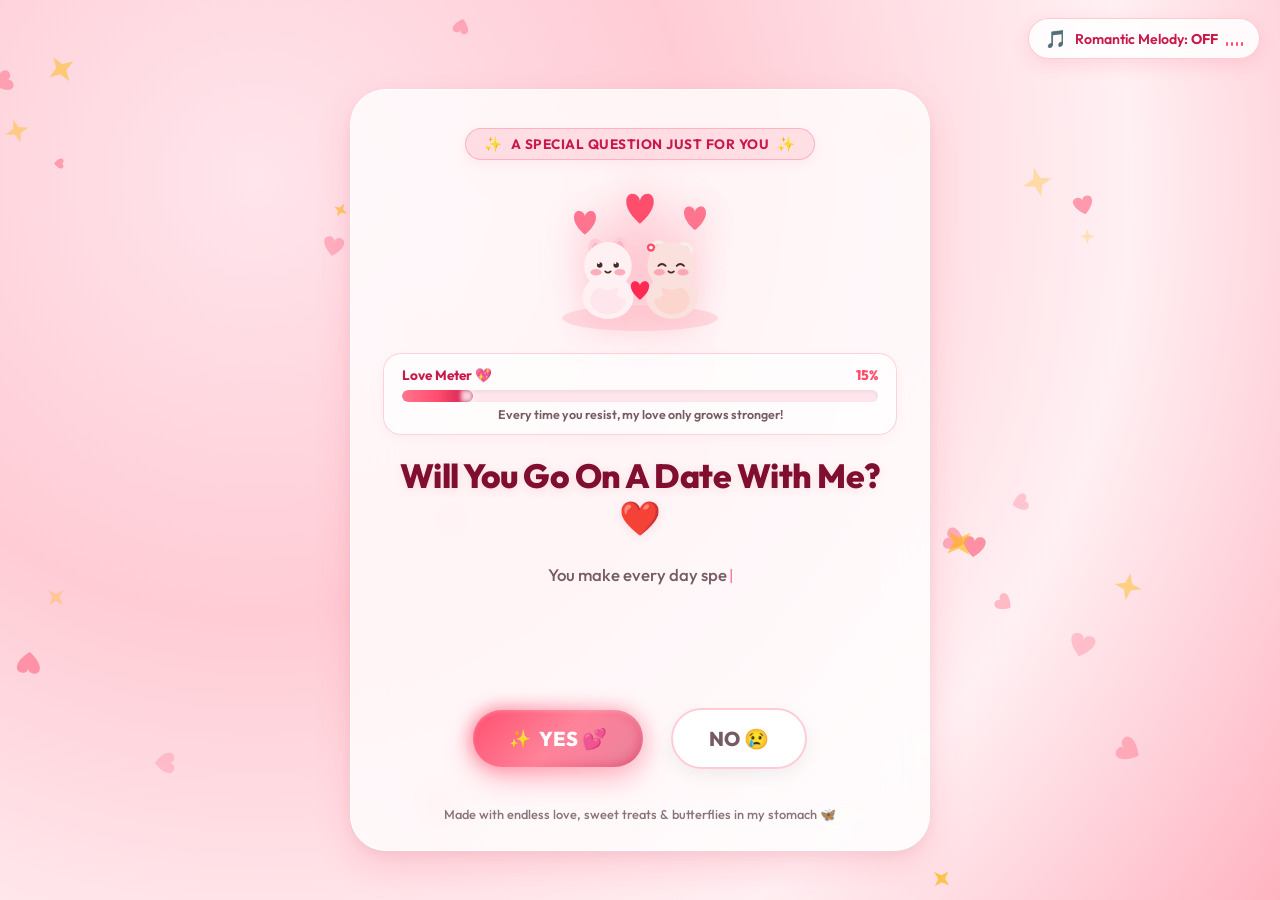
<file: index.html>
<!DOCTYPE html>
<html lang="en">
<head>
  <meta charset="UTF-8" />
  <meta name="viewport" content="width=device-width, initial-scale=1.0" />
  <title>A Special Question for You ❤️</title>
  <!-- Google Fonts for cute, modern romantic typography -->
  <link rel="preconnect" href="https://fonts.googleapis.com">
  <link rel="preconnect" href="https://fonts.gstatic.com" crossorigin>
  <link href="https://fonts.googleapis.com/css2?family=Outfit:wght@300;400;600;700;800&family=Sacramento&family=Nunito:wght@400;600;700;800;900&display=swap" rel="stylesheet">
  <link rel="stylesheet" href="style.css" />
</head>
<body>
  <!-- Background Canvas for Floating Hearts & Sparkles -->
  <canvas id="bg-canvas"></canvas>

  <!-- Sound Toggle Control -->
  <div class="audio-control-container">
    <button id="music-toggle-btn" class="music-toggle-btn" aria-label="Toggle romantic music">
      <span class="music-icon">🎵</span>
      <span class="music-text">Romantic Melody: <strong id="music-status">OFF</strong></span>
      <span class="music-wave" id="music-wave">
        <i></i><i></i><i></i><i></i>
      </span>
    </button>
  </div>

  <!-- Main Container -->
  <main class="page-wrapper">
    <div class="glass-card" id="invite-card">
      
      <!-- Top Decorative Ribbon / Tag -->
      <div class="love-badge">
        <span class="sparkle-star">✨</span>
        <span>A Special Question Just For You</span>
        <span class="sparkle-star">✨</span>
      </div>

      <!-- Cute Animated Romantic Illustration (Self-contained vector SVG) -->
      <div class="illustration-wrapper">
        <div class="glow-orb"></div>
        <svg class="cute-couple-svg" viewBox="0 0 240 180" xmlns="http://www.w3.org/2000/svg">
          <!-- Floating mini hearts around illustration -->
          <g class="floating-svg-hearts">
            <path class="svg-heart heart-1" d="M120 28 C120 18, 105 15, 105 28 C105 40, 120 52, 120 52 C120 52, 135 40, 135 28 C135 15, 120 18, 120 28 Z" fill="#ff4d6d" />
            <path class="svg-heart heart-2" d="M60 45 C60 37, 48 35, 48 45 C48 55, 60 64, 60 64 C60 64, 72 55, 72 45 C72 35, 60 37, 60 45 Z" fill="#ff758f" />
            <path class="svg-heart heart-3" d="M180 40 C180 32, 168 30, 168 40 C168 50, 180 59, 180 59 C180 59, 192 50, 192 40 C192 30, 180 32, 180 40 Z" fill="#ff758f" />
          </g>

          <!-- Bench / Cloud Platform -->
          <ellipse cx="120" cy="155" rx="85" ry="14" fill="rgba(255, 182, 193, 0.45)" />

          <!-- Left Cute Bear / Bunny Character -->
          <g class="character char-left">
            <!-- Ears -->
            <ellipse cx="73" cy="82" rx="9" ry="14" fill="#ffccd5" transform="rotate(-15 73 82)" />
            <ellipse cx="73" cy="82" rx="5" ry="9" fill="#ffb3c1" transform="rotate(-15 73 82)" />
            <ellipse cx="97" cy="80" rx="9" ry="14" fill="#ffccd5" transform="rotate(10 97 80)" />
            <ellipse cx="97" cy="80" rx="5" ry="9" fill="#ffb3c1" transform="rotate(10 97 80)" />
            <!-- Body -->
            <ellipse cx="85" cy="132" rx="28" ry="24" fill="#fff0f3" />
            <ellipse cx="85" cy="135" rx="19" ry="16" fill="#ffe5ec" />
            <!-- Head -->
            <circle cx="85" cy="98" r="26" fill="#fff0f3" />
            <!-- Blush -->
            <ellipse cx="72" cy="105" rx="6" ry="3.5" fill="#ff8fa3" opacity="0.7" />
            <ellipse cx="98" cy="105" rx="6" ry="3.5" fill="#ff8fa3" opacity="0.7" />
            <!-- Eyes -->
            <circle cx="76" cy="97" r="3" fill="#4a2828" />
            <circle cx="75" cy="95" r="1.2" fill="#fff" />
            <circle cx="94" cy="97" r="3" fill="#4a2828" />
            <circle cx="93" cy="95" r="1.2" fill="#fff" />
            <!-- Cute Smile -->
            <path d="M82 104 Q85 107 88 104" stroke="#4a2828" stroke-width="1.8" stroke-linecap="round" fill="none" />
            <!-- Cute little paws holding hands -->
            <ellipse cx="102" cy="128" rx="7" ry="6" fill="#fff0f3" />
          </g>

          <!-- Right Cute Bear Character -->
          <g class="character char-right">
            <!-- Ears -->
            <circle cx="140" cy="80" r="10" fill="#f8edeb" />
            <circle cx="140" cy="80" r="6" fill="#fcd5ce" />
            <circle cx="168" cy="82" r="10" fill="#f8edeb" />
            <circle cx="168" cy="82" r="6" fill="#fcd5ce" />
            <!-- Body -->
            <ellipse cx="155" cy="132" rx="28" ry="24" fill="#fae1dd" />
            <ellipse cx="155" cy="135" rx="19" ry="16" fill="#fcd5ce" />
            <!-- Head -->
            <circle cx="154" cy="98" r="26" fill="#fae1dd" />
            <!-- Cheeks -->
            <ellipse cx="141" cy="105" rx="6" ry="3.5" fill="#ff8fa3" opacity="0.7" />
            <ellipse cx="167" cy="105" rx="6" ry="3.5" fill="#ff8fa3" opacity="0.7" />
            <!-- Happy closed curved eyes (smiling) -->
            <path d="M140 98 Q144 94 148 98" stroke="#4a2828" stroke-width="2" stroke-linecap="round" fill="none" />
            <path d="M160 98 Q164 94 168 98" stroke="#4a2828" stroke-width="2" stroke-linecap="round" fill="none" />
            <!-- Cute Smile -->
            <path d="M151 104 Q154 107 157 104" stroke="#4a2828" stroke-width="1.8" stroke-linecap="round" fill="none" />
            <!-- Little flower or hair accessory -->
            <circle cx="132" cy="78" r="4.5" fill="#ff4d6d" />
            <circle cx="132" cy="78" r="2" fill="#fff" />
            <!-- Hand holding -->
            <ellipse cx="138" cy="128" rx="7" ry="6" fill="#fae1dd" />
          </g>

          <!-- Connected heart between paws -->
          <path class="svg-sparkle-center" d="M120 120 C120 114, 110 112, 110 120 C110 128, 120 135, 120 135 C120 135, 130 128, 130 120 C130 112, 120 114, 120 120 Z" fill="#ff2a54" />
        </svg>
      </div>

      <!-- Love Meter Section -->
      <div class="love-meter-container">
        <div class="love-meter-header">
          <span class="meter-label">Love Meter 💖</span>
          <span class="meter-percentage" id="meter-percentage">15%</span>
        </div>
        <div class="meter-track">
          <div class="meter-fill" id="meter-fill">
            <span class="meter-glow"></span>
          </div>
        </div>
        <p class="meter-hint" id="meter-hint">Every time you resist, my love only grows stronger!</p>
      </div>

      <!-- Hero Header Section -->
      <header class="hero-header">
        <h1 class="main-heading">
          Will You Go On A Date With Me? <span class="pulsing-heart">❤️</span>
        </h1>
        <div class="typing-container">
          <p class="sub-heading" id="typing-text"></p>
          <span class="cursor">|</span>
        </div>
      </header>

      <!-- Teasing Alert Bubble (appears when NO is approached) -->
      <div class="tease-bubble" id="tease-bubble" aria-live="polite">
        <span class="bubble-tail"></span>
        <span class="bubble-icon">🥺</span>
        <span class="bubble-text" id="tease-text">Are you sure?</span>
      </div>

      <!-- Interactive Decision Buttons Area -->
      <div class="buttons-area" id="buttons-area">
        <button id="yes-btn" class="action-btn yes-btn" type="button">
          <span class="btn-sparkle">✨</span>
          <span class="btn-text">YES 💕</span>
          <span class="btn-glow"></span>
        </button>

        <button id="no-btn" class="action-btn no-btn" type="button">
          <span class="btn-text">NO 😢</span>
        </button>
      </div>

      <!-- Footer Note -->
      <footer class="card-footer">
        <p>Made with endless love, sweet treats & butterflies in my stomach 🦋</p>
      </footer>
    </div>
  </main>

  <!-- Celebration Modal (Appears when YES is clicked) -->
  <div class="celebration-overlay" id="celebration-overlay" aria-hidden="true">
    <!-- Full-screen Fireworks & Confetti Canvas -->
    <canvas id="celebration-canvas"></canvas>

    <div class="celebration-modal glass-card">
      <div class="celebration-badge">💍 Official Love Milestone 💍</div>

      <div class="big-yay-header">
        <h2 class="yay-title">YAY!! ❤️</h2>
        <h3 class="yay-subtitle">I Can't Wait For Our Date! 💖</h3>
      </div>

      <div class="date-ticket">
        <div class="ticket-header">
          <span>✨ ADMIT TWO HEARTS ✨</span>
          <span class="ticket-id">DATE #L0V3-FOREVER</span>
        </div>
        <div class="ticket-body">
          <div class="ticket-status-pill">
            <span class="lock-icon">🔒</span>
            <span>Date Status: <strong>LOCKED IN 💍</strong></span>
          </div>
          <p class="ticket-message">
            "Your smile is my favorite view, and making you happy is my favorite mission. Get ready for delicious food, sweet moments, and lots of laughter!"
          </p>

          <div class="date-perks">
            <div class="perk-item">
              <span class="perk-icon">🚗</span>
              <span>Personal Chauffeur & Door Opener</span>
            </div>
            <div class="perk-item">
              <span class="perk-icon">🍫</span>
              <span>Unlimited Snacks & Desserts</span>
            </div>
            <div class="perk-item">
              <span class="perk-icon">📸</span>
              <span>Cute Photos Taken On Demand</span>
            </div>
            <div class="perk-item">
              <span class="perk-icon">🥰</span>
              <span>100% Guaranteed Smile Time</span>
            </div>
          </div>
        </div>
        <div class="ticket-footer">
          <span>📅 Whenever You're Free • 📍 Anywhere With You</span>
        </div>
      </div>

      <div class="celebration-actions">
        <button id="replay-celebration-btn" class="action-btn celebration-btn">
          <span>More Confetti & Love! 🎉</span>
        </button>
        <button id="share-note-btn" class="action-btn note-btn">
          <span>Copy Romantic Note 💌</span>
        </button>
      </div>
      <div id="copy-toast" class="copy-toast">Copied note to clipboard! Send it to me now 💌</div>
    </div>
  </div>

  <script src="script.js"></script>
</body>
</html>
</file>
<file: style.css>
/* ==========================================================================
   ROMANTIC DATE INVITATION - STYLESHEET
   Palette: Soft Pinks, Rose, Coral, Cream & Pastel Accents
   Design: Modern Glassmorphism with Smooth Transitions & Keyframes
   ========================================================================== */

/* --------------------------------------------------------------------------
   CSS Variables & Global Resets
   -------------------------------------------------------------------------- */
:root {
  --primary-pink: #ff4d6d;
  --secondary-pink: #ff758f;
  --blush-pink: #ffccd5;
  --light-blush: #fff0f3;
  --deep-rose: #c9184a;
  --crimson-love: #800f2f;
  --gold-sparkle: #ffb703;
  --card-bg: rgba(255, 255, 255, 0.78);
  --glass-border: rgba(255, 255, 255, 0.85);
  --text-main: #3d2329;
  --text-muted: #755b63;
  --shadow-soft: 0 15px 35px rgba(255, 77, 109, 0.18), 0 5px 15px rgba(0, 0, 0, 0.05);
  --shadow-glow: 0 0 25px rgba(255, 77, 109, 0.45);
  --font-body: 'Outfit', 'Nunito', -apple-system, BlinkMacSystemFont, sans-serif;
  --font-accent: 'Sacramento', cursive;
}

*, *::before, *::after {
  box-sizing: border-box;
  margin: 0;
  padding: 0;
  -webkit-tap-highlight-color: transparent;
}

html, body {
  width: 100%;
  min-height: 100vh;
  font-family: var(--font-body);
  color: var(--text-main);
  background: radial-gradient(circle at 20% 20%, #ffe5ec 0%, #ffccd5 35%, #fff0f3 70%, #ffb3c1 100%);
  background-attachment: fixed;
  overflow-x: hidden;
  position: relative;
}

/* --------------------------------------------------------------------------
   Background Interactive Canvas
   -------------------------------------------------------------------------- */
#bg-canvas {
  position: fixed;
  top: 0;
  left: 0;
  width: 100vw;
  height: 100vh;
  pointer-events: none;
  z-index: 0;
}

/* --------------------------------------------------------------------------
   Audio Control Floating Pill
   -------------------------------------------------------------------------- */
.audio-control-container {
  position: fixed;
  top: 18px;
  right: 20px;
  z-index: 100;
}

.music-toggle-btn {
  display: inline-flex;
  align-items: center;
  gap: 8px;
  padding: 8px 16px;
  background: rgba(255, 255, 255, 0.85);
  backdrop-filter: blur(12px);
  -webkit-backdrop-filter: blur(12px);
  border: 1.5px solid rgba(255, 182, 193, 0.7);
  border-radius: 50px;
  box-shadow: 0 6px 18px rgba(255, 77, 109, 0.15);
  cursor: pointer;
  font-family: var(--font-body);
  font-size: 0.88rem;
  font-weight: 600;
  color: var(--deep-rose);
  transition: all 0.3s cubic-bezier(0.34, 1.56, 0.64, 1);
  outline: none;
}

.music-toggle-btn:hover {
  transform: translateY(-2px) scale(1.03);
  box-shadow: 0 10px 22px rgba(255, 77, 109, 0.25);
  background: #ffffff;
}

.music-icon {
  font-size: 1.1rem;
  animation: gentleTilt 2.5s infinite ease-in-out;
}

.music-wave {
  display: inline-flex;
  align-items: flex-end;
  gap: 2.5px;
  height: 14px;
}

.music-wave i {
  width: 2.5px;
  height: 4px;
  background-color: var(--primary-pink);
  border-radius: 2px;
  transition: height 0.2s ease;
}

.music-playing .music-wave i:nth-child(1) { animation: soundBar 1s infinite ease-in-out 0.1s; }
.music-playing .music-wave i:nth-child(2) { animation: soundBar 0.8s infinite ease-in-out 0.3s; }
.music-playing .music-wave i:nth-child(3) { animation: soundBar 1.2s infinite ease-in-out 0.2s; }
.music-playing .music-wave i:nth-child(4) { animation: soundBar 0.9s infinite ease-in-out 0.4s; }

/* --------------------------------------------------------------------------
   Page Layout & Glassmorphism Card
   -------------------------------------------------------------------------- */
.page-wrapper {
  position: relative;
  z-index: 10;
  min-height: 100vh;
  display: flex;
  align-items: center;
  justify-content: center;
  padding: 80px 20px 40px;
}

.glass-card {
  position: relative;
  width: 100%;
  max-width: 580px;
  background: var(--card-bg);
  backdrop-filter: blur(20px);
  -webkit-backdrop-filter: blur(20px);
  border: 1.5px solid var(--glass-border);
  border-radius: 36px;
  box-shadow: var(--shadow-soft);
  padding: 38px 32px 28px;
  text-align: center;
  overflow: visible;
  transition: transform 0.4s ease, box-shadow 0.4s ease;
  animation: cardFloatIn 0.9s cubic-bezier(0.16, 1, 0.3, 1) forwards;
}

.glass-card:hover {
  box-shadow: 0 22px 50px rgba(255, 77, 109, 0.22), 0 0 35px rgba(255, 182, 193, 0.35);
}

/* --------------------------------------------------------------------------
   Love Badge Header
   -------------------------------------------------------------------------- */
.love-badge {
  display: inline-flex;
  align-items: center;
  gap: 8px;
  background: linear-gradient(135deg, rgba(255, 77, 109, 0.15), rgba(255, 182, 193, 0.35));
  border: 1px solid rgba(255, 77, 109, 0.3);
  padding: 6px 18px;
  border-radius: 50px;
  font-size: 0.85rem;
  font-weight: 700;
  letter-spacing: 0.5px;
  color: var(--deep-rose);
  text-transform: uppercase;
  margin-bottom: 16px;
  box-shadow: 0 4px 12px rgba(255, 77, 109, 0.08);
}

.sparkle-star {
  font-size: 0.9rem;
  animation: spinSlow 6s infinite linear;
}

/* --------------------------------------------------------------------------
   Cute Couple Illustration (SVG Art)
   -------------------------------------------------------------------------- */
.illustration-wrapper {
  position: relative;
  width: 220px;
  height: 165px;
  margin: 0 auto 12px;
  display: flex;
  align-items: center;
  justify-content: center;
}

.glow-orb {
  position: absolute;
  width: 170px;
  height: 170px;
  background: radial-gradient(circle, rgba(255, 143, 163, 0.4) 0%, rgba(255, 204, 213, 0) 70%);
  border-radius: 50%;
  filter: blur(14px);
  z-index: 0;
  animation: pulseGlow 3s infinite ease-in-out;
}

.cute-couple-svg {
  position: relative;
  z-index: 1;
  width: 100%;
  height: 100%;
  filter: drop-shadow(0 8px 16px rgba(255, 77, 109, 0.15));
}

.char-left {
  animation: cuteBobLeft 3.2s infinite ease-in-out;
  transform-origin: 85px 140px;
}

.char-right {
  animation: cuteBobRight 3.2s infinite ease-in-out 0.3s;
  transform-origin: 154px 140px;
}

.svg-heart {
  transform-origin: center;
  animation: heartFloat 2.6s infinite ease-in-out;
}

.heart-1 { animation-delay: 0s; }
.heart-2 { animation-delay: 0.8s; }
.heart-3 { animation-delay: 1.5s; }

.svg-sparkle-center {
  animation: heartPulse 1.2s infinite ease-in-out;
  transform-origin: 120px 125px;
}

/* --------------------------------------------------------------------------
   Love Meter Section
   -------------------------------------------------------------------------- */
.love-meter-container {
  background: rgba(255, 255, 255, 0.65);
  border: 1px solid rgba(255, 182, 193, 0.6);
  border-radius: 18px;
  padding: 12px 18px;
  margin: 10px 0 20px;
  box-shadow: 0 4px 12px rgba(255, 77, 109, 0.05);
}

.love-meter-header {
  display: flex;
  justify-content: space-between;
  align-items: center;
  margin-bottom: 6px;
}

.meter-label {
  font-size: 0.85rem;
  font-weight: 700;
  color: var(--deep-rose);
}

.meter-percentage {
  font-size: 0.85rem;
  font-weight: 800;
  color: var(--primary-pink);
  transition: all 0.3s ease;
}

.meter-track {
  width: 100%;
  height: 12px;
  background: #ffe5ec;
  border-radius: 20px;
  overflow: hidden;
  position: relative;
  box-shadow: inset 0 2px 4px rgba(0, 0, 0, 0.06);
}

.meter-fill {
  width: 15%;
  height: 100%;
  background: linear-gradient(90deg, #ff758f, #ff4d6d, #c9184a);
  border-radius: 20px;
  position: relative;
  transition: width 0.45s cubic-bezier(0.34, 1.56, 0.64, 1);
}

.meter-glow {
  position: absolute;
  top: 0;
  right: 0;
  width: 12px;
  height: 100%;
  background: rgba(255, 255, 255, 0.8);
  filter: blur(2px);
  animation: shineScan 2s infinite linear;
}

.meter-hint {
  font-size: 0.78rem;
  font-weight: 600;
  color: var(--text-muted);
  margin-top: 5px;
  transition: color 0.3s ease;
}

/* --------------------------------------------------------------------------
   Hero Header & Typing Subheading
   -------------------------------------------------------------------------- */
.hero-header {
  margin-bottom: 22px;
}

.main-heading {
  font-size: 2.1rem;
  font-weight: 800;
  line-height: 1.25;
  color: var(--crimson-love);
  margin-bottom: 12px;
  letter-spacing: -0.5px;
  text-shadow: 0 2px 10px rgba(255, 77, 109, 0.15);
}

.pulsing-heart {
  display: inline-block;
  animation: heartbeat 1.4s infinite ease-in-out;
  transform-origin: center;
}

.typing-container {
  display: flex;
  align-items: center;
  justify-content: center;
  min-height: 48px;
  padding: 0 10px;
}

.sub-heading {
  font-size: 1.05rem;
  font-weight: 500;
  color: var(--text-muted);
  line-height: 1.5;
}

.cursor {
  display: inline-block;
  font-weight: 300;
  color: var(--primary-pink);
  margin-left: 2px;
  animation: cursorBlink 0.9s infinite;
}

/* --------------------------------------------------------------------------
   Teasing Alert Bubble
   -------------------------------------------------------------------------- */
.tease-bubble {
  position: relative;
  display: inline-flex;
  align-items: center;
  gap: 8px;
  background: #ffffff;
  color: var(--deep-rose);
  padding: 8px 18px;
  border-radius: 50px;
  font-size: 0.95rem;
  font-weight: 700;
  box-shadow: 0 8px 24px rgba(255, 77, 109, 0.2);
  border: 1.5px solid var(--blush-pink);
  margin-bottom: 18px;
  opacity: 0;
  transform: translateY(10px) scale(0.9);
  transition: all 0.3s cubic-bezier(0.34, 1.56, 0.64, 1);
  pointer-events: none;
}

.tease-bubble.active {
  opacity: 1;
  transform: translateY(0) scale(1);
}

.bubble-icon {
  font-size: 1.2rem;
  animation: wiggle 0.6s ease-in-out;
}

/* --------------------------------------------------------------------------
   Interactive Buttons Area
   -------------------------------------------------------------------------- */
.buttons-area {
  position: relative;
  min-height: 95px;
  display: flex;
  align-items: center;
  justify-content: center;
  gap: 28px;
  margin: 10px 0 20px;
}

.action-btn {
  position: relative;
  display: inline-flex;
  align-items: center;
  justify-content: center;
  gap: 8px;
  padding: 16px 36px;
  border-radius: 50px;
  font-family: var(--font-body);
  font-size: 1.25rem;
  font-weight: 800;
  cursor: pointer;
  border: none;
  outline: none;
  transition: all 0.25s cubic-bezier(0.34, 1.56, 0.64, 1);
  box-shadow: 0 8px 22px rgba(0, 0, 0, 0.08);
  user-select: none;
  -webkit-user-select: none;
}

/* YES BUTTON */
.yes-btn {
  background: linear-gradient(135deg, #ff4d6d 0%, #ff758f 50%, #c9184a 100%);
  color: #ffffff;
  box-shadow: 0 10px 30px rgba(255, 77, 109, 0.4), inset 0 2px 4px rgba(255, 255, 255, 0.3);
  z-index: 50;
}

.yes-btn:hover {
  transform: translateY(-4px) scale(1.05);
  box-shadow: 0 16px 38px rgba(255, 77, 109, 0.55), var(--shadow-glow);
}

.yes-btn:active {
  transform: translateY(1px) scale(0.98);
}

.btn-sparkle {
  font-size: 1.1rem;
  animation: spinSlow 4s infinite linear;
}

.btn-glow {
  position: absolute;
  inset: -3px;
  border-radius: 50px;
  background: linear-gradient(135deg, #ff4d6d, #ffccd5);
  z-index: -1;
  opacity: 0.6;
  filter: blur(8px);
  animation: pulseGlow 2.5s infinite alternate;
}

/* NO BUTTON */
.no-btn {
  background: rgba(255, 255, 255, 0.95);
  color: var(--text-muted);
  border: 2px solid var(--blush-pink);
  box-shadow: 0 6px 18px rgba(0, 0, 0, 0.06);
  z-index: 40;
  transition: transform 0.2s cubic-bezier(0.2, 0.8, 0.2, 1), opacity 0.25s ease, font-size 0.2s ease, padding 0.2s ease;
  will-change: transform, left, top;
}

.no-btn:hover {
  background: #ffffff;
  color: var(--deep-rose);
  border-color: var(--secondary-pink);
}

/* --------------------------------------------------------------------------
   Card Footer
   -------------------------------------------------------------------------- */
.card-footer {
  margin-top: 10px;
  font-size: 0.8rem;
  font-weight: 500;
  color: var(--text-muted);
  opacity: 0.85;
}

/* --------------------------------------------------------------------------
   Celebration Modal & Date Locked In Voucher
   -------------------------------------------------------------------------- */
.celebration-overlay {
  position: fixed;
  inset: 0;
  z-index: 1000;
  background: rgba(45, 10, 20, 0.75);
  backdrop-filter: blur(14px);
  -webkit-backdrop-filter: blur(14px);
  display: flex;
  align-items: center;
  justify-content: center;
  padding: 20px;
  opacity: 0;
  pointer-events: none;
  transition: opacity 0.5s ease;
}

.celebration-overlay.active {
  opacity: 1;
  pointer-events: auto;
}

#celebration-canvas {
  position: absolute;
  inset: 0;
  width: 100%;
  height: 100%;
  pointer-events: none;
  z-index: 1;
}

.celebration-modal {
  position: relative;
  z-index: 2;
  width: 100%;
  max-width: 540px;
  background: rgba(255, 255, 255, 0.95);
  border-radius: 36px;
  padding: 36px 30px 30px;
  text-align: center;
  box-shadow: 0 25px 60px rgba(0, 0, 0, 0.35), 0 0 40px rgba(255, 77, 109, 0.5);
  transform: scale(0.7) translateY(40px);
  opacity: 0;
  transition: all 0.5s cubic-bezier(0.34, 1.56, 0.64, 1);
}

.celebration-overlay.active .celebration-modal {
  transform: scale(1) translateY(0);
  opacity: 1;
}

.celebration-badge {
  display: inline-block;
  background: linear-gradient(135deg, #ffe5ec, #ffccd5);
  border: 1px solid rgba(255, 77, 109, 0.3);
  color: var(--crimson-love);
  font-size: 0.82rem;
  font-weight: 800;
  padding: 6px 16px;
  border-radius: 50px;
  letter-spacing: 0.5px;
  margin-bottom: 12px;
}

.big-yay-header .yay-title {
  font-size: 3rem;
  font-weight: 900;
  color: var(--primary-pink);
  text-shadow: 0 4px 15px rgba(255, 77, 109, 0.3);
  margin-bottom: 4px;
  animation: bounceTitle 1s ease infinite alternate;
}

.big-yay-header .yay-subtitle {
  font-size: 1.45rem;
  font-weight: 700;
  color: var(--crimson-love);
  margin-bottom: 20px;
}

/* Date Ticket / Golden Voucher */
.date-ticket {
  background: #ffffff;
  border: 2px dashed var(--secondary-pink);
  border-radius: 20px;
  padding: 20px;
  margin-bottom: 24px;
  position: relative;
  box-shadow: 0 8px 24px rgba(255, 77, 109, 0.12);
  text-align: left;
}

.ticket-header {
  display: flex;
  justify-content: space-between;
  align-items: center;
  border-bottom: 1px solid var(--blush-pink);
  padding-bottom: 10px;
  font-size: 0.78rem;
  font-weight: 800;
  color: var(--deep-rose);
  letter-spacing: 1px;
}

.ticket-id {
  color: var(--primary-pink);
}

.ticket-body {
  padding: 14px 0;
}

.ticket-status-pill {
  display: inline-flex;
  align-items: center;
  gap: 6px;
  background: #fff0f3;
  color: var(--deep-rose);
  font-size: 0.88rem;
  font-weight: 700;
  padding: 5px 14px;
  border-radius: 50px;
  margin-bottom: 12px;
  border: 1px solid var(--blush-pink);
}

.ticket-message {
  font-size: 0.95rem;
  line-height: 1.55;
  color: var(--text-main);
  font-style: italic;
  margin-bottom: 14px;
}

.date-perks {
  display: grid;
  grid-template-columns: 1fr 1fr;
  gap: 8px;
}

.perk-item {
  display: flex;
  align-items: center;
  gap: 6px;
  font-size: 0.82rem;
  font-weight: 600;
  color: var(--text-muted);
  background: #fffbfb;
  padding: 7px 10px;
  border-radius: 10px;
  border: 1px solid #ffe5ec;
}

.perk-icon {
  font-size: 1rem;
}

.ticket-footer {
  border-top: 1px solid var(--blush-pink);
  padding-top: 10px;
  text-align: center;
  font-size: 0.78rem;
  font-weight: 700;
  color: var(--primary-pink);
}

.celebration-actions {
  display: flex;
  gap: 12px;
  justify-content: center;
  flex-wrap: wrap;
}

.celebration-btn {
  background: linear-gradient(135deg, #ff4d6d, #c9184a);
  color: #fff;
  font-size: 1.05rem;
  padding: 14px 26px;
}

.note-btn {
  background: rgba(255, 255, 255, 0.95);
  color: var(--deep-rose);
  border: 1.5px solid var(--blush-pink);
  font-size: 1.05rem;
  padding: 14px 24px;
}

.note-btn:hover {
  background: #fff0f3;
  border-color: var(--primary-pink);
}

.copy-toast {
  margin-top: 12px;
  font-size: 0.85rem;
  font-weight: 700;
  color: var(--deep-rose);
  opacity: 0;
  transform: translateY(5px);
  transition: all 0.3s ease;
}

.copy-toast.show {
  opacity: 1;
  transform: translateY(0);
}

/* --------------------------------------------------------------------------
   Keyframe Animations
   -------------------------------------------------------------------------- */
@keyframes cardFloatIn {
  from {
    opacity: 0;
    transform: translateY(30px) scale(0.96);
  }
  to {
    opacity: 1;
    transform: translateY(0) scale(1);
  }
}

@keyframes heartbeat {
  0% { transform: scale(1); }
  14% { transform: scale(1.22); }
  28% { transform: scale(1); }
  42% { transform: scale(1.28); }
  70% { transform: scale(1); }
}

@keyframes cursorBlink {
  0%, 100% { opacity: 1; }
  50% { opacity: 0; }
}

@keyframes pulseGlow {
  0% { transform: scale(0.92); opacity: 0.45; }
  100% { transform: scale(1.12); opacity: 0.85; }
}

@keyframes cuteBobLeft {
  0%, 100% { transform: rotate(0deg) translateY(0); }
  50% { transform: rotate(-3deg) translateY(-4px); }
}

@keyframes cuteBobRight {
  0%, 100% { transform: rotate(0deg) translateY(0); }
  50% { transform: rotate(3deg) translateY(-4px); }
}

@keyframes heartFloat {
  0%, 100% { transform: translateY(0) scale(1); }
  50% { transform: translateY(-8px) scale(1.12); }
}

@keyframes heartPulse {
  0%, 100% { transform: scale(1); }
  50% { transform: scale(1.35); }
}

@keyframes gentleTilt {
  0%, 100% { transform: rotate(0deg); }
  25% { transform: rotate(12deg); }
  75% { transform: rotate(-12deg); }
}

@keyframes soundBar {
  0%, 100% { height: 4px; }
  50% { height: 14px; }
}

@keyframes shineScan {
  0% { transform: translateX(-30px); }
  100% { transform: translateX(350px); }
}

@keyframes spinSlow {
  from { transform: rotate(0deg); }
  to { transform: rotate(360deg); }
}

@keyframes wiggle {
  0% { transform: rotate(0deg); }
  25% { transform: rotate(-15deg) scale(1.2); }
  75% { transform: rotate(15deg) scale(1.2); }
  100% { transform: rotate(0deg) scale(1); }
}

@keyframes bounceTitle {
  0% { transform: translateY(0); }
  100% { transform: translateY(-6px); }
}

/* --------------------------------------------------------------------------
   Mobile Responsiveness
   -------------------------------------------------------------------------- */
@media (max-width: 600px) {
  .page-wrapper {
    padding: 70px 14px 30px;
  }

  .glass-card {
    padding: 28px 20px 22px;
    border-radius: 28px;
  }

  .main-heading {
    font-size: 1.65rem;
  }

  .sub-heading {
    font-size: 0.95rem;
  }

  .buttons-area {
    min-height: 80px;
    gap: 16px;
  }

  .action-btn {
    padding: 13px 26px;
    font-size: 1.1rem;
  }

  .date-perks {
    grid-template-columns: 1fr;
  }

  .celebration-modal {
    padding: 26px 18px 22px;
  }

  .big-yay-header .yay-title {
    font-size: 2.3rem;
  }

  .big-yay-header .yay-subtitle {
    font-size: 1.2rem;
  }

  .audio-control-container {
    top: 14px;
    right: 14px;
  }

  .music-toggle-btn {
    padding: 6px 12px;
    font-size: 0.78rem;
  }
}
</file>
